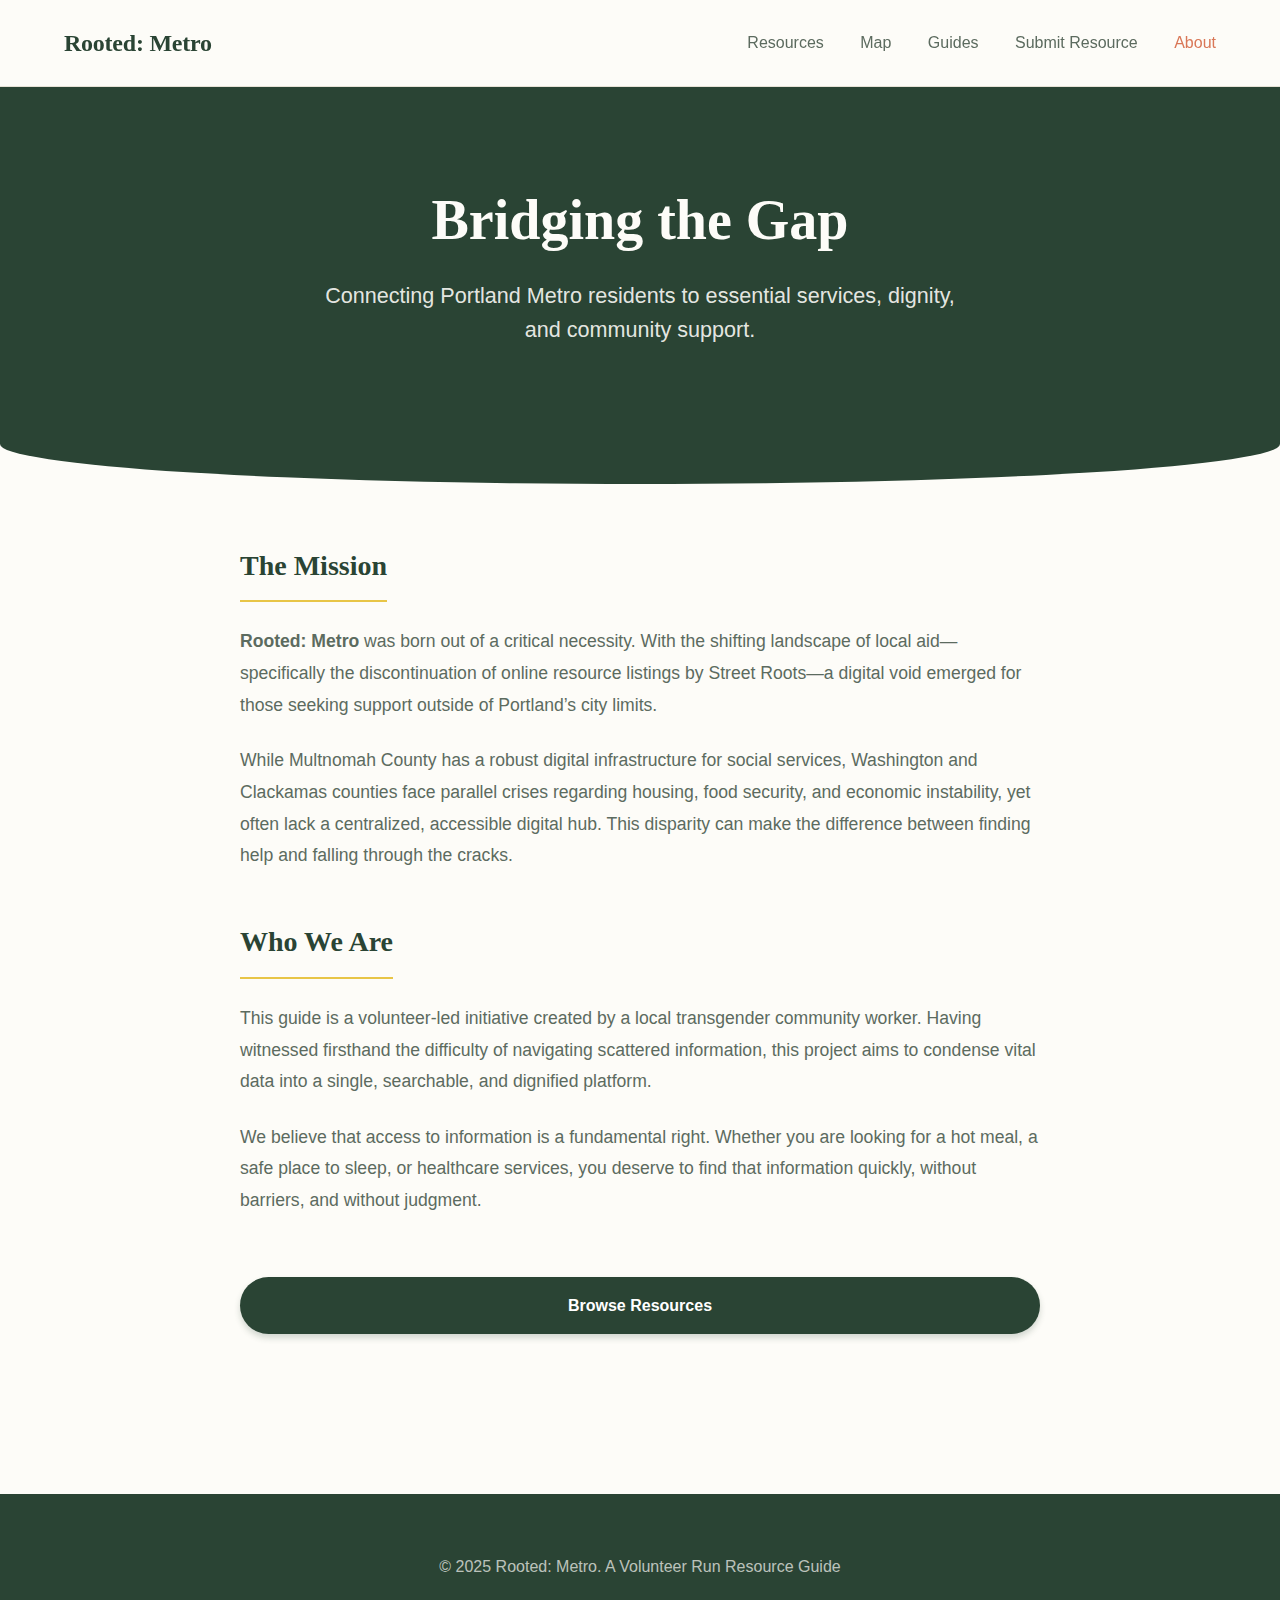
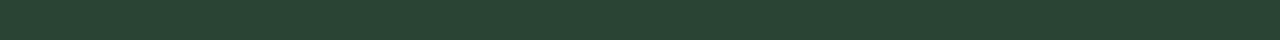
<file: src/about.html>
<!DOCTYPE html>
<html lang="en">
<head>
    <meta charset="UTF-8">
    <meta name="viewport" content="width=device-width, initial-scale=1.0">
    <title>About - Rooted: Metro Resource Guide</title>
    <link rel="stylesheet" href="style.css">
    <link rel="manifest" href="manifest.json">
    <meta name="theme-color" content="#2A4434">
    <meta name="apple-mobile-web-app-capable" content="yes">
    <meta name="apple-mobile-web-app-status-bar-style" content="black-translucent">
    <link rel="apple-touch-icon" href="icon-192.png">
    <link rel="preconnect" href="https://fonts.googleapis.com">
    <link rel="preconnect" href="https://fonts.gstatic.com" crossorigin>
    <link href="https://fonts.googleapis.com/css2?family=Inter:wght@300;400;500;600&family=Merriweather:ital,wght@0,300;0,400;0,700;0,900;1,300;1,400;1,700;1,900&display=swap" rel="stylesheet">
    <style>
        /* Internal styles specific to the text layout of the About page
           to ensure readability without modifying the global style.css */
        .content-wrapper {
            max-width: 800px;
            margin: 0 auto;
            padding: 0 0 100px;
        }

        .content-section {
            margin-bottom: 48px;
        }

        .content-section h3 {
            font-family: var(--font-header);
            font-size: 1.75rem;
            color: var(--text-primary);
            margin-bottom: 24px;
            border-bottom: 2px solid var(--accent-secondary);
            padding-bottom: 12px;
            display: inline-block;
        }

        .content-section p {
            font-size: 1.1rem;
            color: var(--text-secondary);
            margin-bottom: 24px;
            line-height: 1.8;
        }

        /* Adjust hero for page without search bar */
        .hero-about {
            padding-bottom: 80px;
            margin-bottom: 60px;
        }
    </style>
</head>
<body>
    <a href="#main-content" class="skip-link">Skip to main content</a>
    <header>
        <div class="container header-container">
            <h1 class="logo">Rooted: Metro</h1>
            <nav>
                <a href="index.html">Resources</a>
                <a href="map.html">Map</a>
                <a href="#">Guides</a>
                <a href="submit.html">Submit Resource</a>
                <a href="#" class="active">About</a>
            </nav>
        </div>
    </header>

    <main id="main-content">
        <section class="hero hero-about">
            <div class="container">
                <h2>Bridging the Gap</h2>
                <p>Connecting Portland Metro residents to essential services, dignity, and community support.</p>
            </div>
        </section>

        <section class="container">
            <div class="content-wrapper">


                <div class="content-section">
                    <h3>The Mission</h3>
                    <p>
                        <strong>Rooted: Metro</strong> was born out of a critical necessity. With the shifting landscape of local aid—specifically the discontinuation of online resource listings by Street Roots—a digital void emerged for those seeking support outside of Portland’s city limits.
                    </p>
                    <p>
                        While Multnomah County has a robust digital infrastructure for social services, Washington and Clackamas counties face parallel crises regarding housing, food security, and economic instability, yet often lack a centralized, accessible digital hub. This disparity can make the difference between finding help and falling through the cracks.
                    </p>
                </div>

                <div class="content-section">
                    <h3>Who We Are</h3>
                    <p>
                        This guide is a volunteer-led initiative created by a local transgender community worker. Having witnessed firsthand the difficulty of navigating scattered information, this project aims to condense vital data into a single, searchable, and dignified platform.
                    </p>
                    <p>
                        We believe that access to information is a fundamental right. Whether you are looking for a hot meal, a safe place to sleep, or healthcare services, you deserve to find that information quickly, without barriers, and without judgment.
                    </p>
                </div>

                <div class="action-row" style="justify-content: center; margin-top: 60px;">
                    <a href="index.html" class="btn btn-primary" style="padding: 16px 48px;">Browse Resources</a>
                </div>

            </div>
        </section>
    </main>

    <footer>
        <div class="container">
            <p>&copy; 2025 Rooted: Metro. A Volunteer Run Resource Guide</p>
        </div>
    </footer>
</body>
</html>
</file>
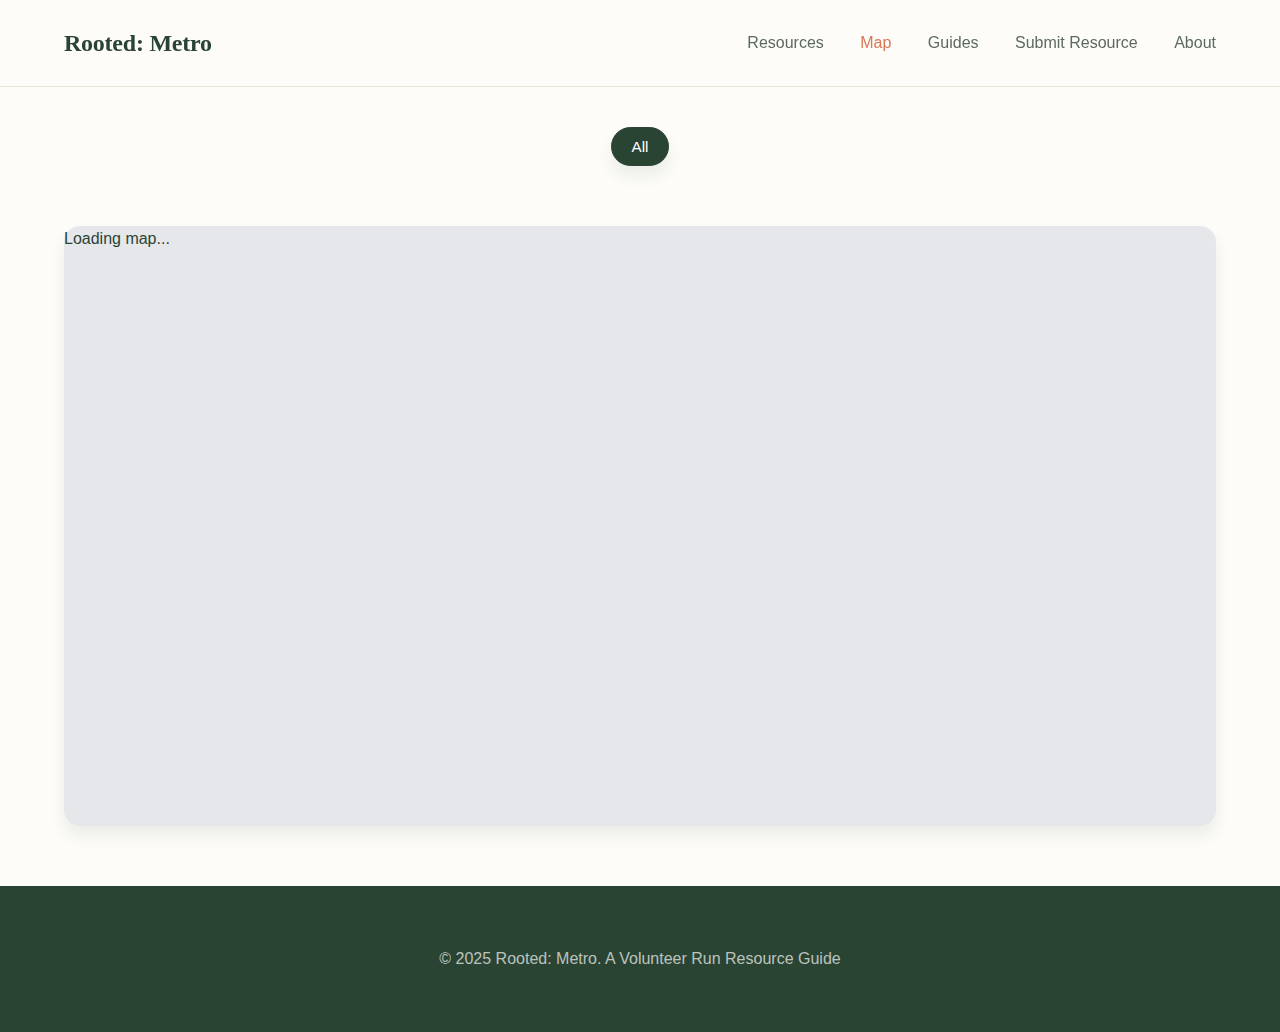
<file: src/map.html>
<!DOCTYPE html>
<html lang="en">
<head>
    <meta charset="UTF-8">
    <meta name="viewport" content="width=device-width, initial-scale=1.0">
    <title>Map - Rooted: Metro Resource Guide</title>
    <link rel="manifest" href="manifest.json">
    <meta name="theme-color" content="#2A4434">

    <!-- Leaflet CSS -->
    <link rel="stylesheet" href="https://unpkg.com/leaflet@1.9.4/dist/leaflet.css"
     integrity="sha256-p4NxAoJBhIIN+hmNHrzRCf9tD/miZyoHS5obTRR9BMY="
     crossorigin=""/>

    <link rel="stylesheet" href="style.css">

    <link rel="preconnect" href="https://fonts.googleapis.com">
    <link rel="preconnect" href="https://fonts.gstatic.com" crossorigin>
    <link href="https://fonts.googleapis.com/css2?family=Inter:wght@300;400;500;600&family=Merriweather:ital,wght@0,300;0,400;0,700;0,900;1,300;1,400;1,700;1,900&display=swap" rel="stylesheet">
</head>
<body>
    <a href="#main-content" class="skip-link">Skip to main content</a>
    <header>
        <div class="container header-container">
            <h1 class="logo">Rooted: Metro</h1>
            <nav>
                <a href="index.html">Resources</a>
                <a href="map.html" class="active">Map</a>
                <a href="#">Guides</a>
                <a href="submit.html">Submit Resource</a>
                <a href="about.html">About</a>
            </nav>
        </div>
    </header>

    <main id="main-content">
        <div class="container">
            <div class="categories" id="mapCategoryContainer">
                <button class="category-chip active" data-category="all">All</button>
                <!-- Categories will be injected here via JS -->
            </div>
            <div id="map">Loading map...</div>
        </div>
    </main>

    <footer>
        <div class="container">
            <p>&copy; 2025 Rooted: Metro. A Volunteer Run Resource Guide</p>
        </div>
    </footer>

    <!-- Leaflet JS -->
    <script src="https://unpkg.com/leaflet@1.9.4/dist/leaflet.js"
     integrity="sha256-20nQCchB9co0qIjJZRGuk2/Z9VM+kNiyxNV1lvTlZBo="
     crossorigin=""></script>

    <script src="data/master_resources.js"></script>
    <script src="map.js"></script>
    <script>
        if ('serviceWorker' in navigator) {
            window.addEventListener('load', () => {
                navigator.serviceWorker.register('./sw.js');
            });
        }
    </script>
</body>
</html>
</file>
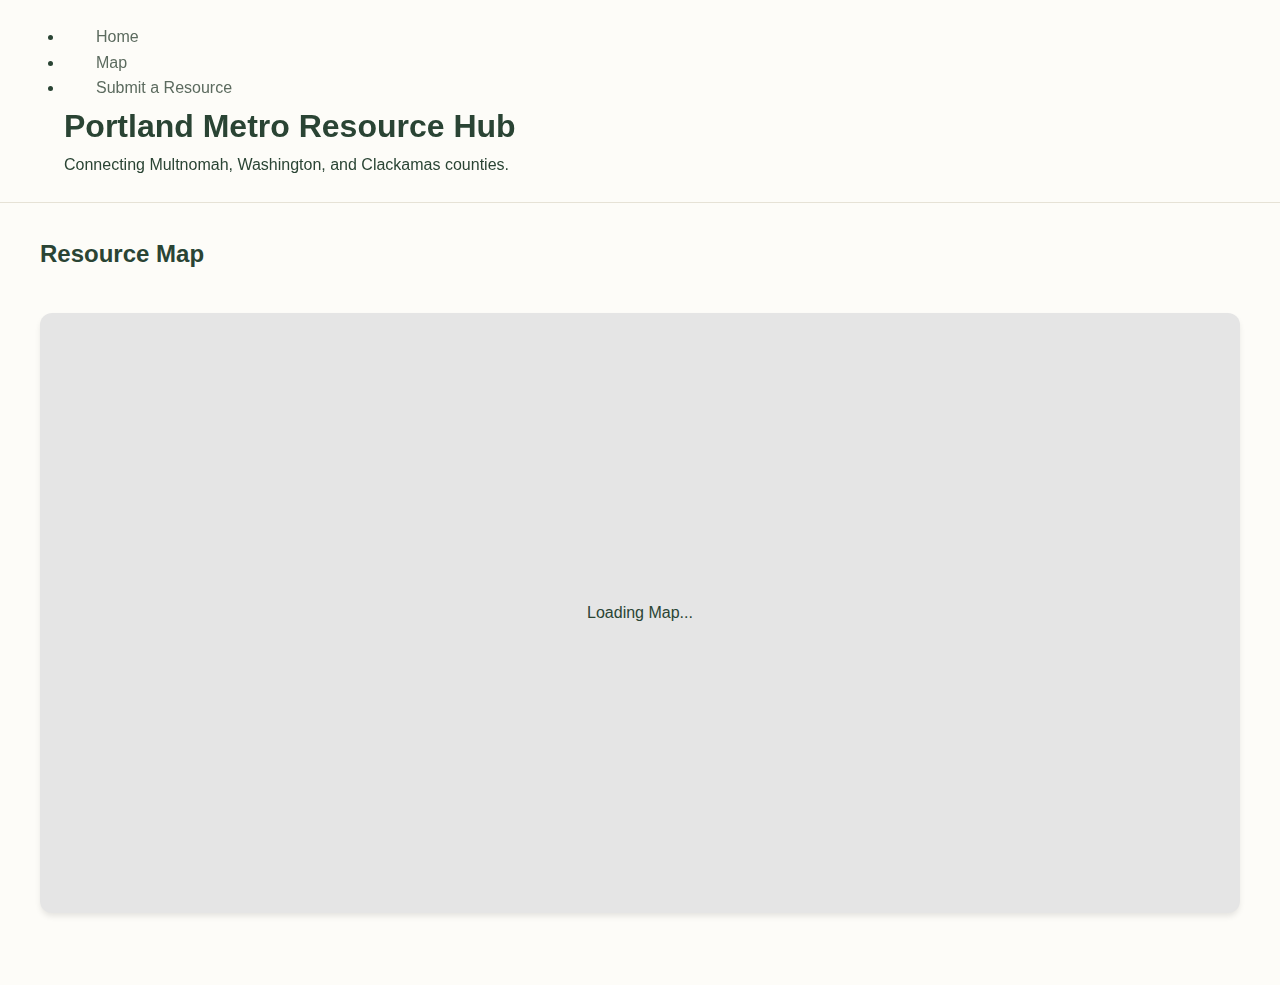
<file: src/mapped.html>
<!DOCTYPE html>
<html lang="en">
<head>
    <meta charset="UTF-8">
    <meta name="viewport" content="width=device-width, initial-scale=1.0">
    <title>Map of Resources - Portland Metro Resource Hub</title>
    <link rel="preconnect" href="https://fonts.googleapis.com">
    <link rel="preconnect" href="https://fonts.gstatic.com" crossorigin>
    <link href="https://fonts.googleapis.com/css2?family=Inter:wght@400;500;600&family=Merriweather:wght@300;400;700&display=swap" rel="stylesheet">
    <link rel="stylesheet" href="style.css">
    <style>
        #map {
            width: 100%;
            height: 600px;
            border-radius: 12px;
            box-shadow: 0 4px 6px -1px rgba(0, 0, 0, 0.1);
            background-color: #e5e5e5; /* Placeholder color */
            display: flex;
            align-items: center;
            justify-content: center;
        }
        .map-container {
            padding: 2rem 0;
        }
    </style>
</head>
<body>
    <header role="banner">
        <div class="container">
            <nav class="main-nav">
                <ul>
                    <li><a href="index.html">Home</a></li>
                    <li><a href="mapped.html" aria-current="page">Map</a></li>
                    <li><a href="submit.html">Submit a Resource</a></li>
                </ul>
            </nav>
            <h1>Portland Metro Resource Hub</h1>
            <p>Connecting Multnomah, Washington, and Clackamas counties.</p>
        </div>
    </header>

    <main class="container map-container" role="main">
        <h2>Resource Map</h2>
        <div id="map">
            <p>Loading Map...</p>
        </div>
    </main>

    <script src="data/master_resources.js"></script>
    <script>
        // Placeholder for Google Maps API Key
        // You would typically replace 'YOUR_API_KEY' with your actual key
        const GOOGLE_MAPS_API_KEY = 'YOUR_API_KEY_HERE';

        function initMap() {
            // Default center (Portland, OR)
            const portland = { lat: 45.5152, lng: -122.6784 };

            // If the API was loaded, we would do this:
            if (typeof google !== 'undefined' && google.maps) {
                const map = new google.maps.Map(document.getElementById("map"), {
                    zoom: 11,
                    center: portland,
                });

                const infoWindow = new google.maps.InfoWindow();

                // masterResources is global from master_resources.js
                if (typeof masterResources !== 'undefined') {
                    masterResources.forEach((resource) => {
                         // Note: In a real app, we need lat/lng for each resource.
                         // Since we only have addresses, we would normally need to Geocode them first.
                         // For this 'code provided' task, we will simulate the logic or assume geocoding happens.
                         // Since we don't have lat/lng in data, we can't place markers instantly without geocoding API usage.
                         // The code below illustrates how we WOULD place markers if we had coords or geocoded them.

                         // Example of Geocoding (requires API quota):
                         /*
                         const geocoder = new google.maps.Geocoder();
                         geocoder.geocode({ address: resource.address + ', ' + resource.county + ', OR' }, (results, status) => {
                             if (status === "OK") {
                                 const marker = new google.maps.Marker({
                                     map: map,
                                     position: results[0].geometry.location,
                                     title: resource.name
                                 });
                                 marker.addListener("click", () => {
                                     infoWindow.setContent(`<h3>${resource.name}</h3><p>${resource.address}</p>`);
                                     infoWindow.open(map, marker);
                                 });
                             }
                         });
                         */
                    });
                }

                // For demonstration, since we don't have an API key running here,
                // we will just leave the map container as is or show a message.
            } else {
                 document.getElementById('map').innerHTML = '<p>Map API key required to view map. Please add your Google Maps API key to the source code.</p>';
            }
        }

        // Load the Google Maps script
        // Note: This script tag won't actually load a valid map without a key, but shows where it goes.
        const script = document.createElement('script');
        script.src = `https://maps.googleapis.com/maps/api/js?key=${GOOGLE_MAPS_API_KEY}&callback=initMap`;
        script.async = true;
        document.head.appendChild(script);

        // Define initMap globally so the callback can find it
        window.initMap = initMap;
    </script>
</body>
</html>
</file>
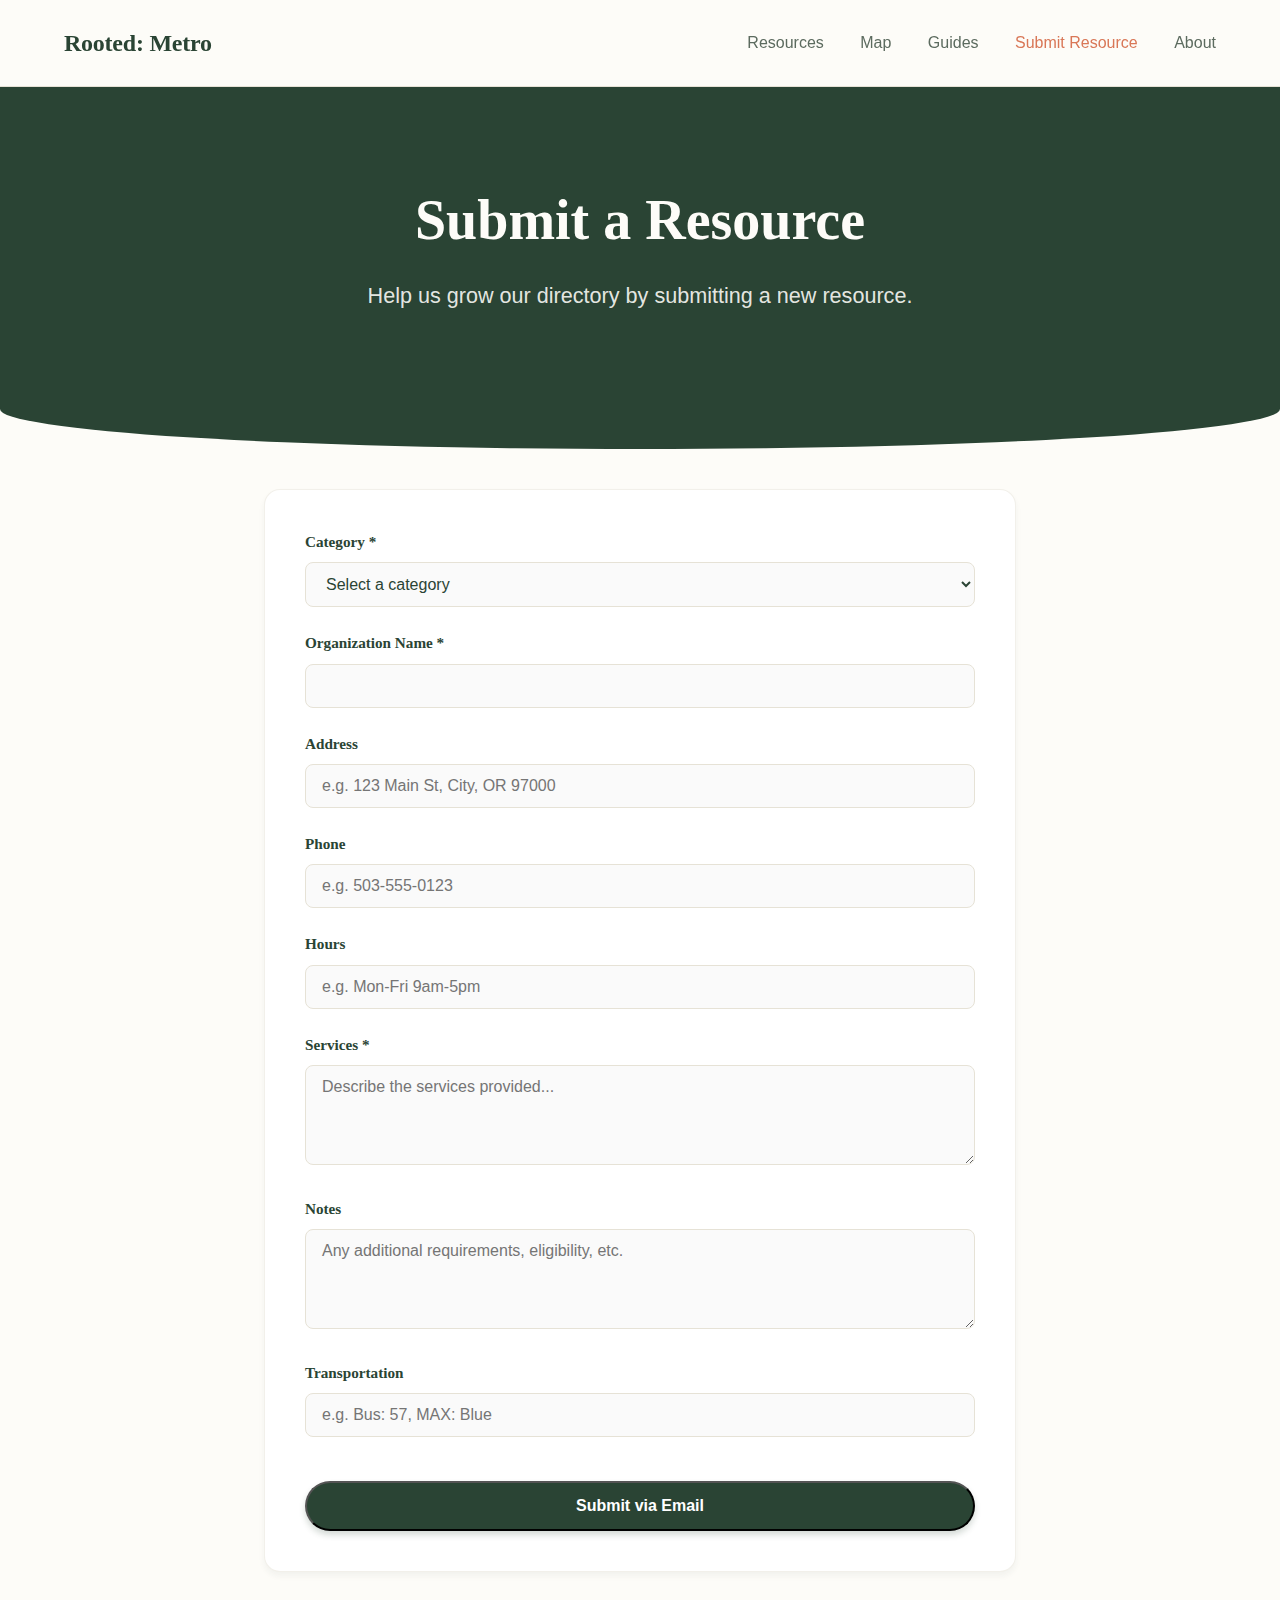
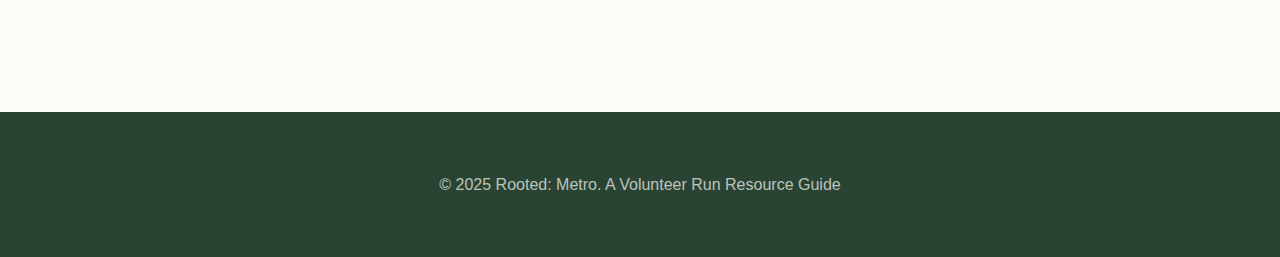
<file: src/submit.html>
<!DOCTYPE html>
<html lang="en">
<head>
    <meta charset="UTF-8">
    <meta name="viewport" content="width=device-width, initial-scale=1.0">
    <title>Submit a Resource - Rooted: Metro Resource Guide</title>
    <link rel="stylesheet" href="style.css">
    <link rel="manifest" href="manifest.json">
    <meta name="theme-color" content="#2A4434">
    <meta name="apple-mobile-web-app-capable" content="yes">
    <meta name="apple-mobile-web-app-status-bar-style" content="black-translucent">
    <link rel="apple-touch-icon" href="icon-192.png">
    <link rel="preconnect" href="https://fonts.googleapis.com">
    <link rel="preconnect" href="https://fonts.gstatic.com" crossorigin>
    <link href="https://fonts.googleapis.com/css2?family=Inter:wght@300;400;500;600&family=Merriweather:ital,wght@0,300;0,400;0,700;0,900;1,300;1,400;1,700;1,900&display=swap" rel="stylesheet">
</head>
<body>
    <a href="#main-content" class="skip-link">Skip to main content</a>
    <header>
        <div class="container header-container">
            <h1 class="logo">Rooted: Metro</h1>
            <nav>
                <a href="index.html">Resources</a>
                <a href="map.html">Map</a>
                <a href="#">Guides</a>
                <a href="submit.html" class="active">Submit Resource</a>
                <a href="about.html">About</a>
            </nav>
        </div>
    </header>

    <main id="main-content">
        <section class="hero" style="padding-bottom: 80px; margin-bottom: 40px;">
            <div class="container">
                <h2>Submit a Resource</h2>
                <p>Help us grow our directory by submitting a new resource.</p>
            </div>
        </section>

        <section class="form-section">
            <div class="container" style="max-width: 800px;">
                <form id="resourceForm" class="resource-form">
                    <div class="form-group">
                        <label for="category">Category *</label>
                        <select id="category" name="category" required>
                            <option value="">Select a category</option>
                            <option value="Clothing">Clothing</option>
                            <option value="Day Services/Hygiene">Day Services/Hygiene</option>
                            <option value="Disability and Aging Support">Disability and Aging Support</option>
                            <option value="Domestic Violence/Sexual Assault">Domestic Violence/Sexual Assault</option>
                            <option value="Family and Parenting Support">Family and Parenting Support</option>
                            <option value="Food and Grocery Assistance">Food and Grocery Assistance</option>
                            <option value="Health Care">Health Care</option>
                            <option value="Housing and Rental Assistance">Housing and Rental Assistance</option>
                            <option value="Legal Services">Legal Services</option>
                            <option value="Libraries">Libraries</option>
                            <option value="Meals">Meals</option>
                            <option value="Mental Health and Recovery Services">Mental Health and Recovery Services</option>
                            <option value="Shelter">Shelter</option>
                            <option value="Syringe Exchange/Harm Reduction">Syringe Exchange/Harm Reduction</option>
                            <option value="Veteran Services">Veteran Services</option>
                            <option value="Youth Services">Youth Services</option>
                            <option value="Other">Other</option>
                        </select>
                    </div>

                    <div class="form-group">
                        <label for="name">Organization Name *</label>
                        <input type="text" id="name" name="name" required>
                    </div>

                    <div class="form-group">
                        <label for="address">Address</label>
                        <input type="text" id="address" name="address" placeholder="e.g. 123 Main St, City, OR 97000">
                    </div>

                    <div class="form-group">
                        <label for="phone">Phone</label>
                        <input type="text" id="phone" name="phone" placeholder="e.g. 503-555-0123">
                    </div>

                    <div class="form-group">
                        <label for="hours">Hours</label>
                        <input type="text" id="hours" name="hours" placeholder="e.g. Mon-Fri 9am-5pm">
                    </div>

                    <div class="form-group">
                        <label for="services">Services *</label>
                        <textarea id="services" name="services" rows="4" required placeholder="Describe the services provided..."></textarea>
                    </div>

                    <div class="form-group">
                        <label for="notes">Notes</label>
                        <textarea id="notes" name="notes" rows="3" placeholder="Any additional requirements, eligibility, etc."></textarea>
                    </div>

                    <div class="form-group">
                        <label for="transportation">Transportation</label>
                        <input type="text" id="transportation" name="transportation" placeholder="e.g. Bus: 57, MAX: Blue">
                    </div>

                    <button type="submit" class="btn btn-primary" style="width: 100%; margin-top: 20px;">Submit via Email</button>
                </form>
            </div>
        </section>
    </main>

    <footer>
        <div class="container">
            <p>&copy; 2025 Rooted: Metro. A Volunteer Run Resource Guide</p>
        </div>
    </footer>

    <script>
        document.getElementById('resourceForm').addEventListener('submit', function(e) {
            e.preventDefault();

            const category = document.getElementById('category').value;
            const name = document.getElementById('name').value;
            const address = document.getElementById('address').value;
            const phone = document.getElementById('phone').value;
            const hours = document.getElementById('hours').value;
            const services = document.getElementById('services').value;
            const notes = document.getElementById('notes').value;
            const transportation = document.getElementById('transportation').value;

            const subject = encodeURIComponent(`New Resource Submission: ${name}`);
            const body = encodeURIComponent(
                `Category: ${category}\n` +
                `Name: ${name}\n` +
                `Address: ${address}\n` +
                `Phone: ${phone}\n` +
                `Hours: ${hours}\n` +
                `Services: ${services}\n` +
                `Notes: ${notes}\n` +
                `Transportation: ${transportation}`
            );

            window.location.href = `mailto:rozatheriviter@gmail.com?subject=${subject}&body=${body}`;
        });
    </script>
</body>
</html>
</file>
<file: src/style.css>
:root {
    /* Palette - Earthy & Grounded */
    --bg-color: #FDFCF8; /* Warm Off-White/Cream */
    --bg-secondary: #F2F0E9; /* Slightly darker cream for contrast */
    --card-bg: #FFFFFF;

    --text-primary: #2A4434; /* Deep Forest Green */
    --text-secondary: #5C6B5F; /* Muted Green/Grey */
    --text-on-dark: #FDFCF8; /* Cream text for dark backgrounds */

    --accent-color: #D97757; /* Terracotta - Warm, organic */
    --accent-color-hover: #C06042;
    --accent-secondary: #E8C547; /* Ochre/Mustard for highlights */

    --border-color: #E6E2D6;

    --shadow-sm: 0 4px 6px rgba(42, 68, 52, 0.05);
    --shadow-md: 0 10px 15px rgba(42, 68, 52, 0.08);
    --shadow-lg: 0 20px 25px rgba(42, 68, 52, 0.1);

    --radius-sm: 8px;
    --radius-md: 16px;
    --radius-lg: 24px;

    --font-header: 'Merriweather', serif;
    --font-body: 'Inter', sans-serif;
}

* {
    box-sizing: border-box;
    margin: 0;
    padding: 0;
}

body {
    font-family: var(--font-body);
    background-color: var(--bg-color);
    color: var(--text-primary);
    line-height: 1.6;
    -webkit-font-smoothing: antialiased;
}

.container {
    max-width: 1200px;
    margin: 0 auto;
    padding: 0 24px;
}

/* Header */
header {
    background: rgba(253, 252, 248, 0.95);
    backdrop-filter: blur(10px);
    -webkit-backdrop-filter: blur(10px);
    position: sticky;
    top: 0;
    z-index: 100;
    border-bottom: 1px solid var(--border-color);
    padding: 24px 0;
}

.header-container {
    display: flex;
    justify-content: space-between;
    align-items: center;
}

.logo {
    font-family: var(--font-header);
    font-weight: 700;
    font-size: 1.5rem;
    color: var(--text-primary);
    letter-spacing: -0.01em;
}

nav a {
    text-decoration: none;
    color: var(--text-secondary);
    margin-left: 32px;
    font-size: 1rem;
    font-weight: 500;
    transition: color 0.2s ease;
}

nav a.active, nav a:hover {
    color: var(--accent-color);
}

/* Hero Section */
.hero {
    background-color: var(--text-primary);
    color: var(--text-on-dark);
    padding: 100px 0 140px; /* Extra padding bottom for the curve */
    text-align: center;
    position: relative;
    border-bottom-left-radius: 50% 40px;
    border-bottom-right-radius: 50% 40px;
    margin-bottom: 60px;
}

.hero h2 {
    font-family: var(--font-header);
    font-size: 3.5rem;
    font-weight: 700;
    line-height: 1.2;
    margin-bottom: 24px;
    color: var(--text-on-dark);
}

.hero p {
    font-size: 1.35rem;
    color: rgba(253, 252, 248, 0.9);
    max-width: 640px;
    margin: 0 auto 56px;
    font-weight: 300;
}

/* Search - Floating Effect */
.search-container {
    max-width: 700px;
    margin: 0 auto;
    position: relative;
    transform: translateY(32px); /* Pushes it down to overlap the curve */
    z-index: 10;
}

#searchInput {
    width: 100%;
    padding: 24px 32px 24px 64px;
    border: 1px solid rgba(0,0,0,0.05);
    border-radius: 100px; /* Pill shape */
    background: var(--card-bg);
    box-shadow: 0 15px 35px rgba(42, 68, 52, 0.2);
    font-size: 1.1rem;
    font-family: var(--font-body);
    color: var(--text-primary);
    transition: all 0.3s ease;
}

#searchInput::placeholder {
    color: #9CA3AF;
}

#searchInput:focus {
    outline: none;
    transform: translateY(-2px);
    box-shadow: 0 20px 40px rgba(217, 119, 87, 0.25);
    border-color: var(--accent-color);
}

.search-icon {
    position: absolute;
    left: 28px;
    top: 50%;
    transform: translateY(-50%);
    color: var(--accent-color);
    width: 24px;
    height: 24px;
    pointer-events: none;
}

/* Categories */
.categories {
    display: flex;
    flex-wrap: wrap;
    justify-content: center;
    gap: 12px;
    margin-bottom: 60px;
    padding-top: 40px; /* Space for the floating search bar */
}

.category-chip {
    background: white;
    border: 1px solid var(--border-color);
    border-radius: 100px;
    padding: 10px 20px;
    font-size: 0.95rem;
    font-weight: 500;
    color: var(--text-secondary);
    cursor: pointer;
    transition: all 0.2s ease;
    font-family: var(--font-body);
    box-shadow: var(--shadow-sm);
}

.category-chip:hover {
    transform: translateY(-2px);
    border-color: var(--accent-color);
    color: var(--accent-color);
}

.category-chip.active {
    background: var(--text-primary);
    color: white;
    border-color: var(--text-primary);
    box-shadow: var(--shadow-md);
}

/* Results Grid */
.results {
    padding-bottom: 100px;
}

.resource-grid {
    display: grid;
    grid-template-columns: repeat(auto-fill, minmax(360px, 1fr));
    gap: 32px;
}

.resource-card {
    background: var(--card-bg);
    border-radius: var(--radius-md);
    padding: 32px;
    box-shadow: var(--shadow-sm);
    border: 1px solid rgba(230, 226, 214, 0.5);
    transition: all 0.3s cubic-bezier(0.4, 0, 0.2, 1);
    display: flex;
    flex-direction: column;
    height: 100%;
    position: relative;
    overflow: hidden;
}

.resource-card:hover {
    transform: translateY(-8px);
    box-shadow: var(--shadow-lg);
    border-color: var(--accent-secondary);
}

/* Top accent bar for cards */
.resource-card::before {
    content: '';
    position: absolute;
    top: 0;
    left: 0;
    width: 100%;
    height: 6px;
    background: var(--accent-secondary); /* Ochre accent */
    opacity: 0;
    transition: opacity 0.3s ease;
}

.resource-card:hover::before {
    opacity: 1;
}

.card-category {
    display: inline-block;
    font-size: 0.75rem;
    text-transform: uppercase;
    letter-spacing: 0.08em;
    font-weight: 700;
    color: var(--accent-color);
    background: rgba(217, 119, 87, 0.1);
    padding: 6px 12px;
    border-radius: 4px;
    margin-bottom: 16px;
    align-self: flex-start;
}

.card-title {
    font-family: var(--font-header);
    font-size: 1.5rem;
    font-weight: 700;
    margin-bottom: 16px;
    color: var(--text-primary);
    line-height: 1.3;
}

.card-info {
    font-size: 1rem;
    color: var(--text-secondary);
    margin-bottom: 24px;
    flex-grow: 1;
}

.info-row {
    display: flex;
    align-items: flex-start;
    margin-bottom: 12px;
    gap: 12px;
}

.info-icon {
    flex-shrink: 0;
    width: 20px;
    height: 20px;
    margin-top: 3px;
    color: var(--accent-color); /* Icon color matches accent */
}

.card-details {
    background-color: var(--bg-secondary);
    border-radius: var(--radius-sm);
    padding: 20px;
    margin-top: 20px;
    font-size: 0.95rem;
}

.detail-label {
    font-family: var(--font-header);
    font-weight: 700;
    font-size: 0.85rem;
    color: var(--text-primary);
    margin-bottom: 6px;
    display: block;
}

.detail-text {
    color: var(--text-secondary);
    margin-bottom: 12px;
    line-height: 1.6;
}

.detail-text:last-child {
    margin-bottom: 0;
}

.action-row {
    margin-top: 28px;
    display: flex;
    gap: 16px;
}

.btn {
    flex: 1;
    display: inline-flex;
    justify-content: center;
    align-items: center;
    padding: 14px 20px;
    border-radius: 100px; /* Pill shape buttons */
    font-size: 1rem;
    font-weight: 600;
    text-decoration: none;
    transition: all 0.2s ease;
    cursor: pointer;
}

.btn-primary {
    background: var(--text-primary);
    color: white;
    box-shadow: 0 4px 6px rgba(42, 68, 52, 0.2);
}

.btn-primary:hover {
    background: #1e3326;
    transform: translateY(-2px);
    box-shadow: 0 6px 12px rgba(42, 68, 52, 0.3);
}

.btn-secondary {
    background: transparent;
    border: 2px solid var(--text-primary);
    color: var(--text-primary);
}

.btn-secondary:hover {
    background: var(--bg-secondary);
    transform: translateY(-2px);
}

/* Footer */
footer {
    background-color: var(--text-primary);
    color: rgba(253, 252, 248, 0.7);
    padding: 60px 0;
    text-align: center;
    font-size: 1rem;
    margin-top: 60px;
}

/* Utility */
.hidden {
    display: none !important;
}

.no-results {
    text-align: center;
    padding: 60px;
    background: var(--bg-secondary);
    border-radius: var(--radius-md);
    color: var(--text-secondary);
    font-size: 1.2rem;
}

/* Responsive */
@media (max-width: 768px) {
    .hero {
        padding: 60px 0 100px;
        border-radius: 0 0 30px 30px;
    }

    .hero h2 {
        font-size: 2.5rem;
    }

    .hero p {
        font-size: 1.1rem;
    }

    .search-container {
        padding: 0 20px;
        transform: translateY(24px);
    }

    #searchInput {
        padding: 20px 24px 20px 56px;
    }

    .resource-grid {
        grid-template-columns: 1fr;
    }

    .container {
        padding: 0 20px;
    }

    .category-chip {
        padding: 8px 16px;
        font-size: 0.9rem;
    }
}

/* Skip Link */
.skip-link {
    position: absolute;
    top: -9999px;
    left: 50%;
    transform: translateX(-50%);
    background: var(--text-primary);
    color: white;
    padding: 16px 24px;
    z-index: 1000;
    text-decoration: none;
    font-weight: 600;
    border-radius: 0 0 8px 8px;
    box-shadow: 0 4px 12px rgba(0,0,0,0.2);
    transition: top 0.2s ease-in-out;
}

.skip-link:focus {
    top: 0;
    outline: 2px solid var(--accent-secondary);
}

/* Form Styles */
.form-section {
    padding-bottom: 80px;
}

.resource-form {
    background: var(--card-bg);
    padding: 40px;
    border-radius: var(--radius-md);
    box-shadow: var(--shadow-sm);
    border: 1px solid rgba(230, 226, 214, 0.5);
}

.form-group {
    margin-bottom: 24px;
}

.form-group label {
    display: block;
    font-family: var(--font-header);
    font-weight: 700;
    color: var(--text-primary);
    margin-bottom: 8px;
    font-size: 0.95rem;
}

.form-group input,
.form-group select,
.form-group textarea {
    width: 100%;
    padding: 12px 16px;
    border: 1px solid var(--border-color);
    border-radius: var(--radius-sm);
    font-family: var(--font-body);
    font-size: 1rem;
    color: var(--text-primary);
    background-color: #FAFAFA;
    transition: all 0.2s ease;
}

.form-group input:focus,
.form-group select:focus,
.form-group textarea:focus {
    outline: none;
    border-color: var(--accent-color);
    background-color: white;
    box-shadow: 0 0 0 3px rgba(217, 119, 87, 0.1);
}

.form-group textarea {
    resize: vertical;
    min-height: 100px;
}

@media (max-width: 768px) {
    .resource-form {
        padding: 24px;
    }
}

#map {
    width: 100%;
    height: 600px;
    background-color: #e5e7eb;
    border-radius: var(--radius-md);
    box-shadow: var(--shadow-md);
    margin-bottom: 40px;
    margin-top: 40px;
}

/* Map Popup Styles */
.map-popup h3 {
    font-family: var(--font-header);
    font-size: 1.1rem;
    font-weight: 700;
    margin: 0 0 4px 0;
    color: var(--text-primary);
}

.map-popup .popup-category {
    color: var(--accent-color);
    font-weight: 700;
    font-size: 0.85rem;
    text-transform: uppercase;
    display: block;
    margin-bottom: 8px;
}

.map-popup .popup-transport {
    font-size: 0.9rem;
    color: var(--text-secondary);
    margin: 0;
}

/* Map Popup Overrides */
.map-popup-card.resource-card {
    padding: 16px;
    box-shadow: none;
    border: none;
    min-width: 280px;
}

.map-popup-card .card-title {
    font-size: 1.1rem;
    margin-bottom: 8px;
}

.map-popup-card .card-category {
    font-size: 0.7rem;
    padding: 4px 8px;
    margin-bottom: 8px;
}

.map-popup-card .card-info {
    font-size: 0.9rem;
    margin-bottom: 12px;
}

.map-popup-card .info-row {
    margin-bottom: 8px;
    gap: 8px;
}

.map-popup-card .info-icon {
    width: 16px;
    height: 16px;
}

.map-popup-card .card-details {
    padding: 12px;
    margin-top: 12px;
    font-size: 0.85rem;
}

.map-popup-card .action-row {
    margin-top: 16px;
    gap: 8px;
}

.map-popup-card .btn {
    padding: 8px 16px;
    font-size: 0.85rem;
}

/* Remove hover effects for map cards */
.map-popup-card.resource-card:hover {
    transform: none;
    box-shadow: none;
    border-color: transparent;
}

.map-popup-card.resource-card::before {
    display: none;
}
</file>
